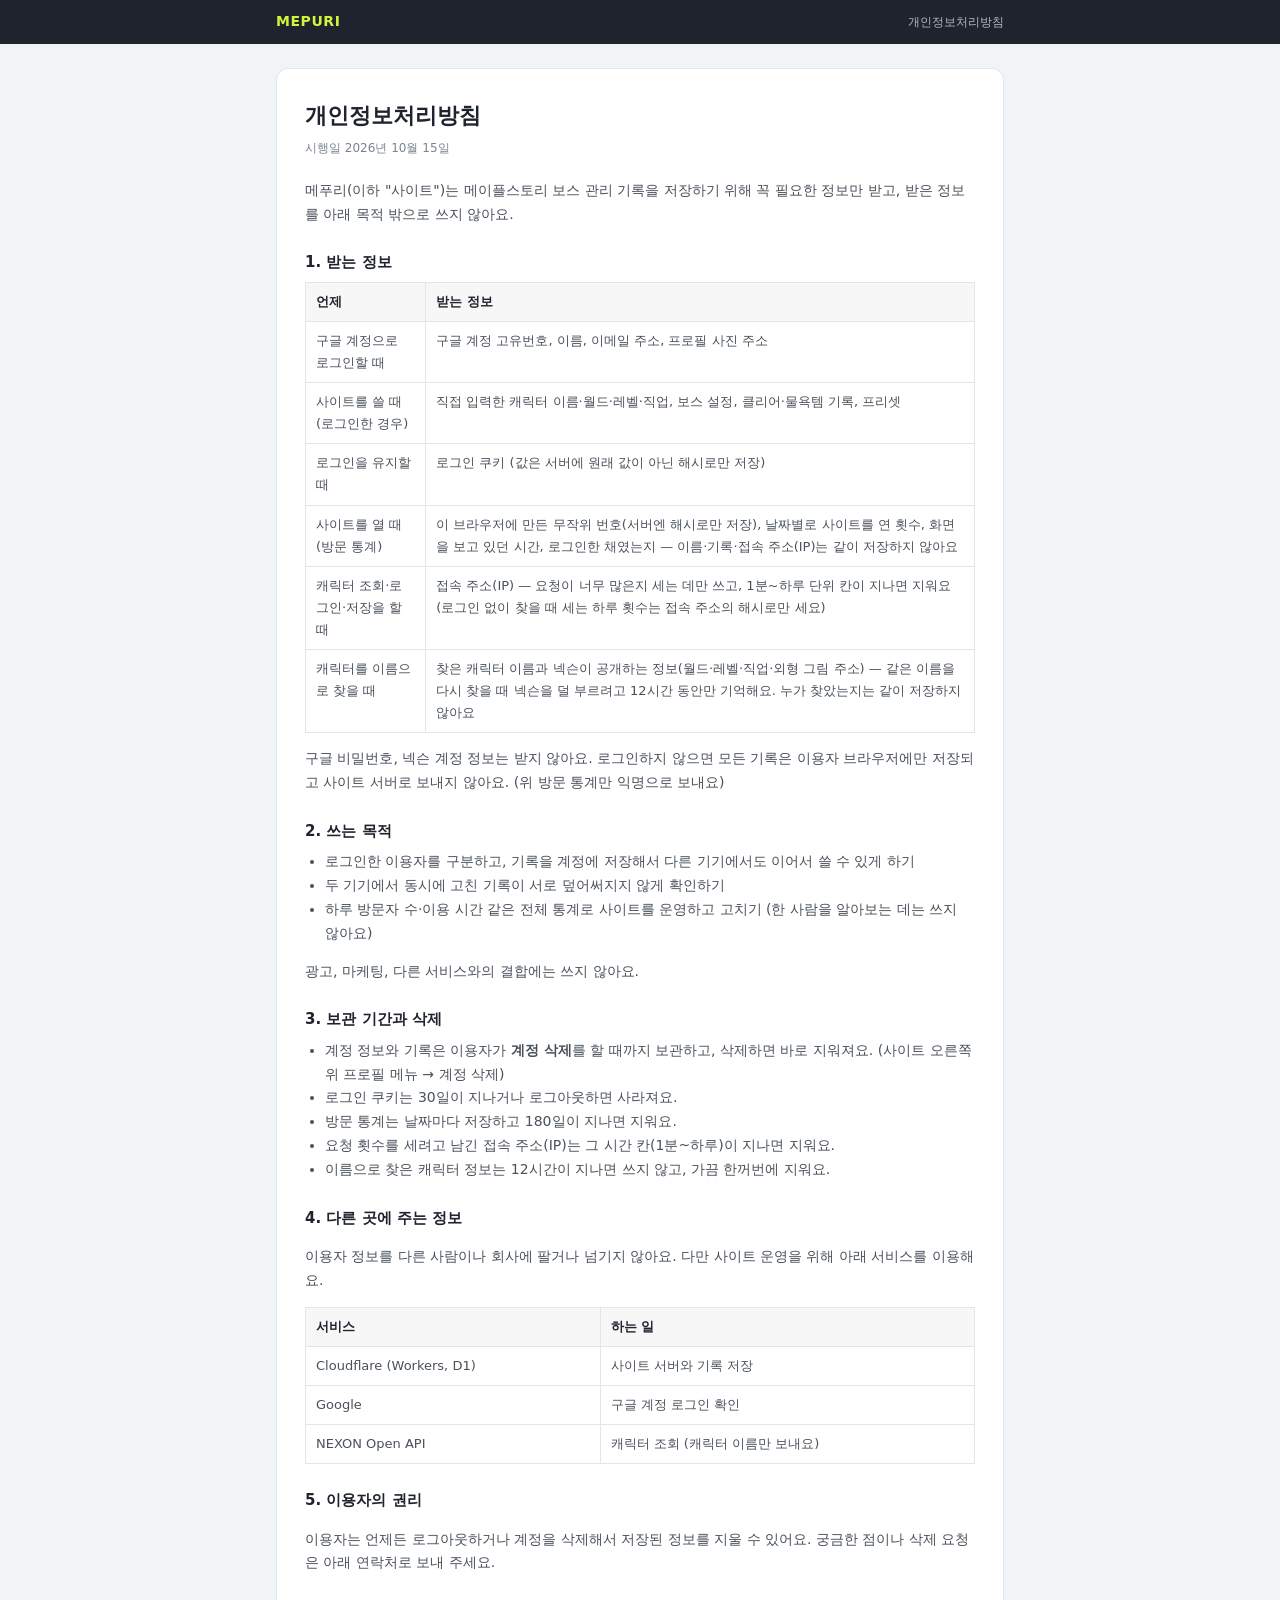
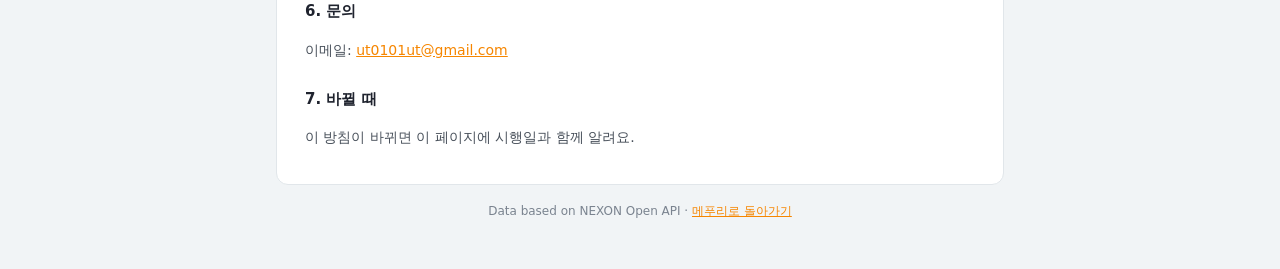
<file: public/privacy.html>
<!doctype html>
<html lang="ko">
<head>
<meta charset="utf-8">
<meta name="viewport" content="width=device-width, initial-scale=1">
<meta name="color-scheme" content="light dark">
<title>메푸리 개인정보처리방침</title>
<style>
:root{color-scheme:light dark;--bg:#F1F4F6;--card:#fff;--text:#1F232E;--sub:#49515B;--muted:#7A838F;--line:#E1E6EA;--accent:#F68600;--top:#1F232E}
@media (prefers-color-scheme:dark){:root{color-scheme:dark;color-scheme:only dark;--bg:#14161B;--card:#1C1F26;--text:#E6E8EC;--sub:#B1B9C3;--muted:#7F8793;--line:#2A2F39;--top:#0C0D11}}
*{box-sizing:border-box}
body{margin:0;background:var(--bg);color:var(--text);font-family:"Pretendard","Noto Sans KR",system-ui,sans-serif;font-size:14px;line-height:1.7}
header{background:var(--top)}header div{max-width:760px;margin:0 auto;padding:0 16px;height:44px;display:flex;align-items:center;justify-content:space-between}
header a{color:#D2F53C;font-weight:900;letter-spacing:.04em;text-decoration:none}header span{color:#B1B9C3;font-size:12px}
main{max-width:760px;margin:24px auto 48px;padding:0 16px}
.card{background:var(--card);border:1px solid var(--line);border-radius:12px;padding:28px 28px 20px}
h1{margin:0 0 4px;font-size:22px}.date{margin:0 0 20px;color:var(--muted);font-size:12px}
h2{margin:24px 0 6px;font-size:15px}p,li{color:var(--sub)}ul{margin:4px 0;padding-left:20px}
table{width:100%;border-collapse:collapse;margin:6px 0;font-size:13px}th,td{border:1px solid var(--line);padding:8px 10px;text-align:left;vertical-align:top;color:var(--sub)}th{color:var(--text);background:rgba(127,127,127,.06);font-weight:600}
a{color:var(--accent)}
footer{margin-top:16px;text-align:center;color:var(--muted);font-size:12px}
@media (max-width:560px){.card{padding:20px 16px 14px}}
</style>
</head>
<body>
<header><div><a href="/">MEPURI</a><span>개인정보처리방침</span></div></header>
<main><div class="card">
<h1>개인정보처리방침</h1>
<p class="date">시행일 2026년 10월 15일</p>

<p>메푸리(이하 "사이트")는 메이플스토리 보스 관리 기록을 저장하기 위해 꼭 필요한 정보만 받고, 받은 정보를 아래 목적 밖으로 쓰지 않아요.</p>

<h2>1. 받는 정보</h2>
<table>
<tr><th>언제</th><th>받는 정보</th></tr>
<tr><td>구글 계정으로 로그인할 때</td><td>구글 계정 고유번호, 이름, 이메일 주소, 프로필 사진 주소</td></tr>
<tr><td>사이트를 쓸 때 (로그인한 경우)</td><td>직접 입력한 캐릭터 이름·월드·레벨·직업, 보스 설정, 클리어·물욕템 기록, 프리셋</td></tr>
<tr><td>로그인을 유지할 때</td><td>로그인 쿠키 (값은 서버에 원래 값이 아닌 해시로만 저장)</td></tr>
<tr><td>사이트를 열 때 (방문 통계)</td><td>이 브라우저에 만든 무작위 번호(서버엔 해시로만 저장), 날짜별로 사이트를 연 횟수, 화면을 보고 있던 시간, 로그인한 채였는지 — 이름·기록·접속 주소(IP)는 같이 저장하지 않아요</td></tr>
<tr><td>캐릭터 조회·로그인·저장을 할 때</td><td>접속 주소(IP) — 요청이 너무 많은지 세는 데만 쓰고, 1분~하루 단위 칸이 지나면 지워요 (로그인 없이 찾을 때 세는 하루 횟수는 접속 주소의 해시로만 세요)</td></tr>
<tr><td>캐릭터를 이름으로 찾을 때</td><td>찾은 캐릭터 이름과 넥슨이 공개하는 정보(월드·레벨·직업·외형 그림 주소) — 같은 이름을 다시 찾을 때 넥슨을 덜 부르려고 12시간 동안만 기억해요. 누가 찾았는지는 같이 저장하지 않아요</td></tr>
</table>
<p>구글 비밀번호, 넥슨 계정 정보는 받지 않아요. 로그인하지 않으면 모든 기록은 이용자 브라우저에만 저장되고 사이트 서버로 보내지 않아요. (위 방문 통계만 익명으로 보내요)</p>

<h2>2. 쓰는 목적</h2>
<ul>
<li>로그인한 이용자를 구분하고, 기록을 계정에 저장해서 다른 기기에서도 이어서 쓸 수 있게 하기</li>
<li>두 기기에서 동시에 고친 기록이 서로 덮어써지지 않게 확인하기</li>
<li>하루 방문자 수·이용 시간 같은 전체 통계로 사이트를 운영하고 고치기 (한 사람을 알아보는 데는 쓰지 않아요)</li>
</ul>
<p>광고, 마케팅, 다른 서비스와의 결합에는 쓰지 않아요.</p>

<h2>3. 보관 기간과 삭제</h2>
<ul>
<li>계정 정보와 기록은 이용자가 <b>계정 삭제</b>를 할 때까지 보관하고, 삭제하면 바로 지워져요. (사이트 오른쪽 위 프로필 메뉴 → 계정 삭제)</li>
<li>로그인 쿠키는 30일이 지나거나 로그아웃하면 사라져요.</li>
<li>방문 통계는 날짜마다 저장하고 180일이 지나면 지워요.</li>
<li>요청 횟수를 세려고 남긴 접속 주소(IP)는 그 시간 칸(1분~하루)이 지나면 지워요.</li>
<li>이름으로 찾은 캐릭터 정보는 12시간이 지나면 쓰지 않고, 가끔 한꺼번에 지워요.</li>
</ul>

<h2>4. 다른 곳에 주는 정보</h2>
<p>이용자 정보를 다른 사람이나 회사에 팔거나 넘기지 않아요. 다만 사이트 운영을 위해 아래 서비스를 이용해요.</p>
<table>
<tr><th>서비스</th><th>하는 일</th></tr>
<tr><td>Cloudflare (Workers, D1)</td><td>사이트 서버와 기록 저장</td></tr>
<tr><td>Google</td><td>구글 계정 로그인 확인</td></tr>
<tr><td>NEXON Open API</td><td>캐릭터 조회 (캐릭터 이름만 보내요)</td></tr>
</table>

<h2>5. 이용자의 권리</h2>
<p>이용자는 언제든 로그아웃하거나 계정을 삭제해서 저장된 정보를 지울 수 있어요. 궁금한 점이나 삭제 요청은 아래 연락처로 보내 주세요.</p>

<h2>6. 문의</h2>
<p>이메일: <a href="mailto:ut0101ut@gmail.com">ut0101ut@gmail.com</a></p>

<h2>7. 바뀔 때</h2>
<p>이 방침이 바뀌면 이 페이지에 시행일과 함께 알려요.</p>
</div>
<footer>Data based on NEXON Open API · <a href="/">메푸리로 돌아가기</a></footer>
</main>
</body>
</html>
</file>
